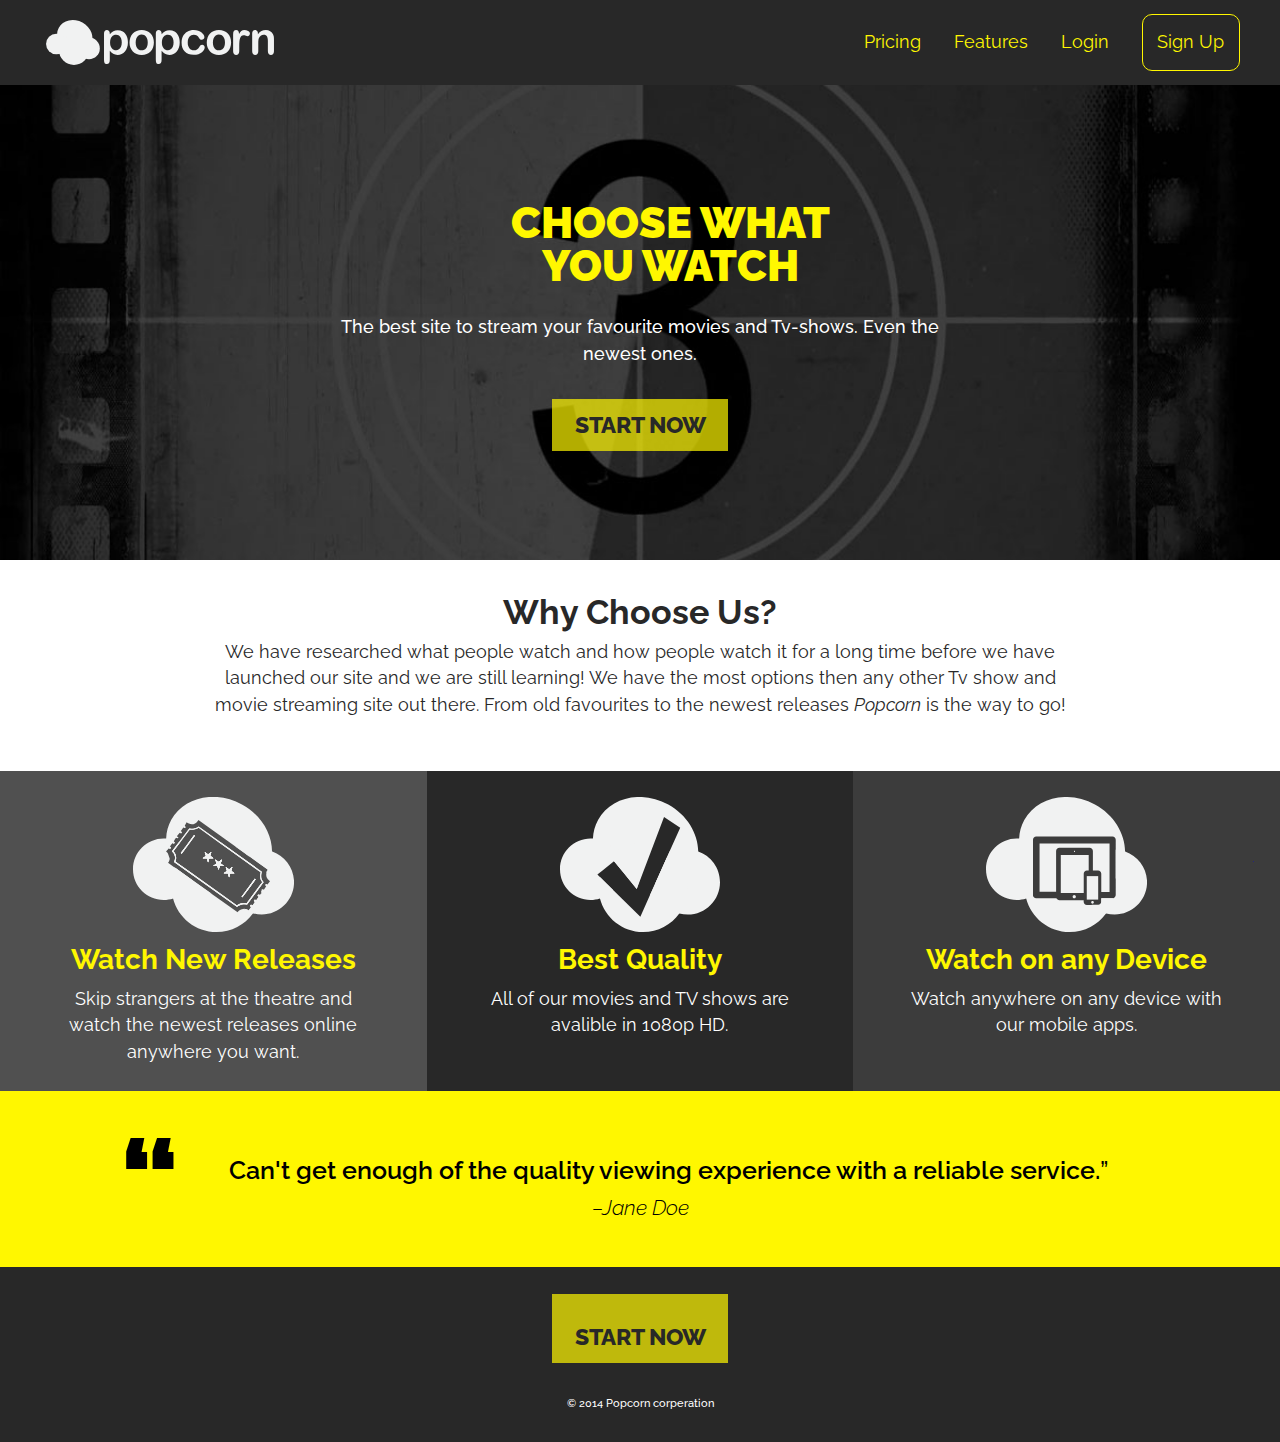
<file: index.html>
<!DOCTYPE html>
<html lang="en-ca">
<head>
    <meta charset="utf-8">
    <title>Popcorn</title>
    <link href="css/main.css" rel="stylesheet">
    <meta name="viewport" content="width=device-width,initial-scale=1">
    <link href="css/main.css" rel="stylesheet">
 	<link href="css/grids.css" rel="stylesheet">
 	<link href="css/type.css" rel="stylesheet">
 	<link href='http://fonts.googleapis.com/css?family=Raleway:500,600,800,700,100,900,400,200,300' rel='stylesheet' type='text/css'>
</head>
<body>

<header role="banner" class="head">
  <div class="grid grid-middle">
    <div class="gutter pad-t-1-2 pad-b-1-2 unit unit-s-1 unit-m-1-3 unit-l-1-4">
	    <a href="index.html"><img class="logo" src="images/logo.svg" alt=""></a>
	    <a href="#nav" class="nav-btn" data-state="inactive">Navigate</a>
  	</div>
    <div class="unit unit-s-1 unit-m-2-3 unit-l-3-4">
      <nav role="navigation" class="nav">
        <ul>
          <li><a href="pricing.html">Pricing</a></li>
          <li><a href="#features">Features</a></li>
          <li><a href="form.html">Login</a></li>
          <li><a class="sign-up" href="form.html">Sign Up</a></li>
        </ul>
      </nav>
    </div>
  </div>
</header>

<div class="billboard grid grid-middle">
	<div class="gutter title-block pad-top-double unit unit-s-1 unit-m-1 unit-l-1">
		<h1 class="title peta">CHOOSE WHAT<br>YOU WATCH</h1>
		<p class="subhead kilo push-none">The best site to stream your favourite movies and Tv-shows. Even the newest ones.</p>
	</div>
	<div class="button middle unit unit-s-1 unit-m-1 unit-l-1">
		<a type="submit" class="button-text" href="pricing.html">START NOW</a>
	</div>
</div>

<main role="main">
	<div class="why island">
		<h2 class="tera push-none">Why Choose Us?</h2>
		<p class="why-us-para">We have researched what people watch and how people watch it for a long time before we have launched our site and we are still learning! We have the most options then any other Tv show and movie streaming site out there. From old favourites to the newest releases <em>Popcorn</em> is the way to go!</p>
	</div>
	<div class="grid icon-back">
		<div id="features" class="pad-top gutter-2 box-1 unit unit-s-1 unit-m-1-2 unit-l-1-3">
			<img class="icons" src="images/new-releases.svg" alt="">
			<h4 class="why-title push-none">Watch New Releases</h4>
			<p class="why-copy">Skip strangers at the theatre and watch the newest releases online anywhere you want.</p>
		</div>
		<div  class="pad-top gutter-2 box-2 unit unit-s-1 unit-m-1-2 unit-l-1-3">
			<img class="icons" src="images/best-quality.svg" alt="">
			<h4 class="why-title push-none">Best Quality</h4>
			<p class="why-copy">All of our movies and TV shows are avalible in 1080p HD.</p>
		</div>
		<div  class="pad-top gutter-2 box-3 unit unit-s-1 unit-m-1-2 unit-l-1-3">
			<img class="icons" src="images/watch-any.svg" alt="">
			<h4 class="why-title push-none">Watch on any Device</h4>
			<p class="why-copy">Watch anywhere on any device with our mobile apps.</p>
		</div>
		<div class="island-2 quote unit unit-s-1 unit-m-1-2 unit-l-1">
			<blockquote>
	            <p class="quote-marks push-none">Can't get enough of the quality viewing experience with a reliable service.</p>
	            <p class="push-none author"><i>–Jane Doe</i></p>
	        </blockquote>
		</div>
	</div>
</main>

<footer class="foot">
<div class="grid pad-top">
	<div class="button-bottom middle unit unit-s-1 unit-m-1 unit-l-1">
		<a type="submit" class="button-text" href="pricing.html">START NOW</a>
	</div>
	<div role="contentinfo" class="gutter pad-top copyright unit unit-s-1 unit-m-1 unit-l-1"> 
		<p class="micro middle">© 2014 Popcorn corperation</p>
	</div>
 </div>
 </footer>

</body>
</html>
</file>
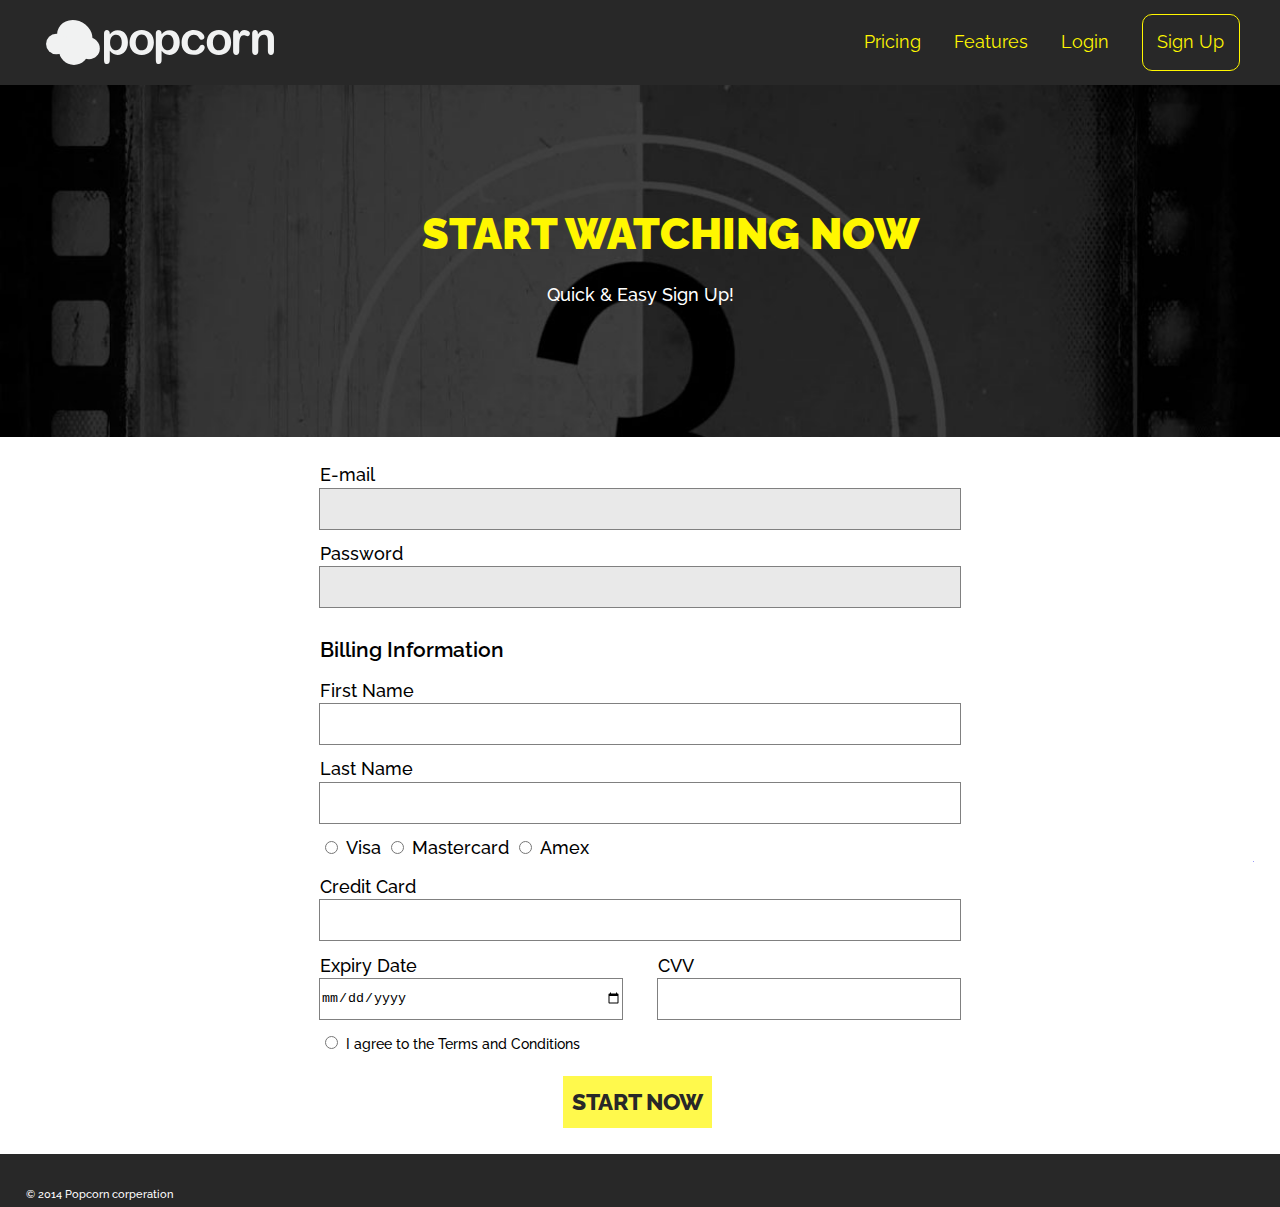
<file: form.html>
<!DOCTYPE html>
<html lang="en-ca">
<head>
    <meta charset="utf-8">
    <title>Popcorn</title>
    <link href="css/main.css" rel="stylesheet">
    <meta name="viewport" content="width=device-width,initial-scale=1">
    <link href="css/main.css" rel="stylesheet">
 	<link href="css/grids.css" rel="stylesheet">
 	<link href="css/type.css" rel="stylesheet">
 	<link href='http://fonts.googleapis.com/css?family=Raleway:500,600,800,700,100,900,400,200,300' rel='stylesheet' type='text/css'>
</head>
<body>


<header class="head">
  <div class="grid grid-middle">
    <div class="gutter pad-t-1-2 pad-b-1-2 unit unit-s-1 unit-m-1-3 unit-l-1-4">
      <a href="index.html"><img class="logo" src="images/logo.svg" alt=""></a>
      <a href="#nav" class="nav-btn" data-state="inactive">Navigate</a>
    </div>
    <div class="unit unit-s-1 unit-m-2-3 unit-l-3-4">
      <nav role="navigation" class="nav">
        <ul>
          <li><a href="pricing.html">Pricing</a></li>
          <li><a href="index.html#features">Features</a></li>
          <li><a href="form.html">Login</a></li>
          <li><a class="sign-up" href="form.html">Sign Up</a></li>
        </ul>
      </nav>
    </div>
  </div>
</header>


<div role="banner" class="billboard-form grid grid-middle">
  <div class="gutter title-block unit unit-s-1 unit-m-1 unit-l-1">
    <h1 class="title peta">START WATCHING NOW</h1>
    <p class="subhead kilo push-none">Quick & Easy Sign Up!</p>
  </div>
</div>

<main role="main">
  <form class="grid pad-t-1-2 pad-b"action="thanks.html" method="post">
    <div class="side-form unit unit-s-1 unit-m-1 unit-l-1">

      <div> 
        <label class="form-title" for="email">E-mail</label>
        <input class="wid e-p" type="email" id="email">
      </div>

      <div class="unit unit-s-1 unit-m-1 unit-l-1"> 
        <label class="form-title" for="password">Password</label>
        <input class="wid e-p" type="password" id="password">
      </div>
    
      <div class="pad-top unit unit-s-1 unit-m-1 unit-l-1">
        <p class="push-none form-bill">Billing Information</p>
      </div>

      <div class="unit unit-s-1 unit-m-1 unit-l-1">
        <label class="form-title" for="fname">First Name</label>
        <input class="wid" id="fname">
      </div>

      <div class="unit unit-s-1 unit-m-1 unit-l-1">
        <label class="form-title" for="lname">Last Name</label>
        <input class="wid" id="lname">
      </div>

      <div class="unit unit-s-1 unit-m-1 unit-l-1">
        <span class="terms">
          <input type="radio" id="card-type" name="card-type">
          <label class="form-title" for="visa">Visa</label>
        </span>
        <span class="terms">
          <input type="radio" id="card-type" name="card-type">
          <label class="form-title" for="mastercard">Mastercard</label>
        </span>
        <span class="terms">
          <input type="radio" id="card-type" name="card-type">
          <label class="form-title" for="amex">Amex</label>
        </span>
      </div>

      <div class="unit unit-s-1 unit-m-1 unit-l-1">
        <label class="form-title" for="c/c">Credit Card</label>
        <input class="wid" id="c/c">
      </div>

      <div class="grid">
        <div class="half-form-ex unit unit-s-1-2 unit-m-1-2 unit-l-1-2">
          <label class="form-title" for="expire-date">Expiry Date</label>
          <input class="wid" id="expire-date" type="date">
        </div>

        <div class="half-form-cvv unit unit-s-1-2 unit-m-1-2 unit-l-1-2">
          <label class="form-title" for="cvv">CVV</label>
          <input class="wid" id="cvv">
        </div>

        <div>
          <span class="terms unit unit-s-1 unit-m-1 unit-l-1">
            <input type="radio" id="agree" name="terms-of-service">
            <label class="form-title milli" for="agree">I agree to the Terms and Conditions</label>
          </span>
        </div>

        <div class="button-form-holder">
        <div class="button-form middle unit unit-s-1 unit-m-1 unit-l-1">
          <a type="submit" class="button-text" href="thanks.html">START NOW</a>
        </div>
        </div>

      </div>
    </div>
  </form>
</main>

<footer class="foot">
  <div class="grid">
    <div role="contentinfo"  class="gutter pad-top copyright unit unit-s-1 unit-m-1-2 unit-l-1-2"> 
        <p class="micro push-none">© 2014 Popcorn corperation</p>
    </div>
  </div>
</footer>

</body>
</html>
</file>
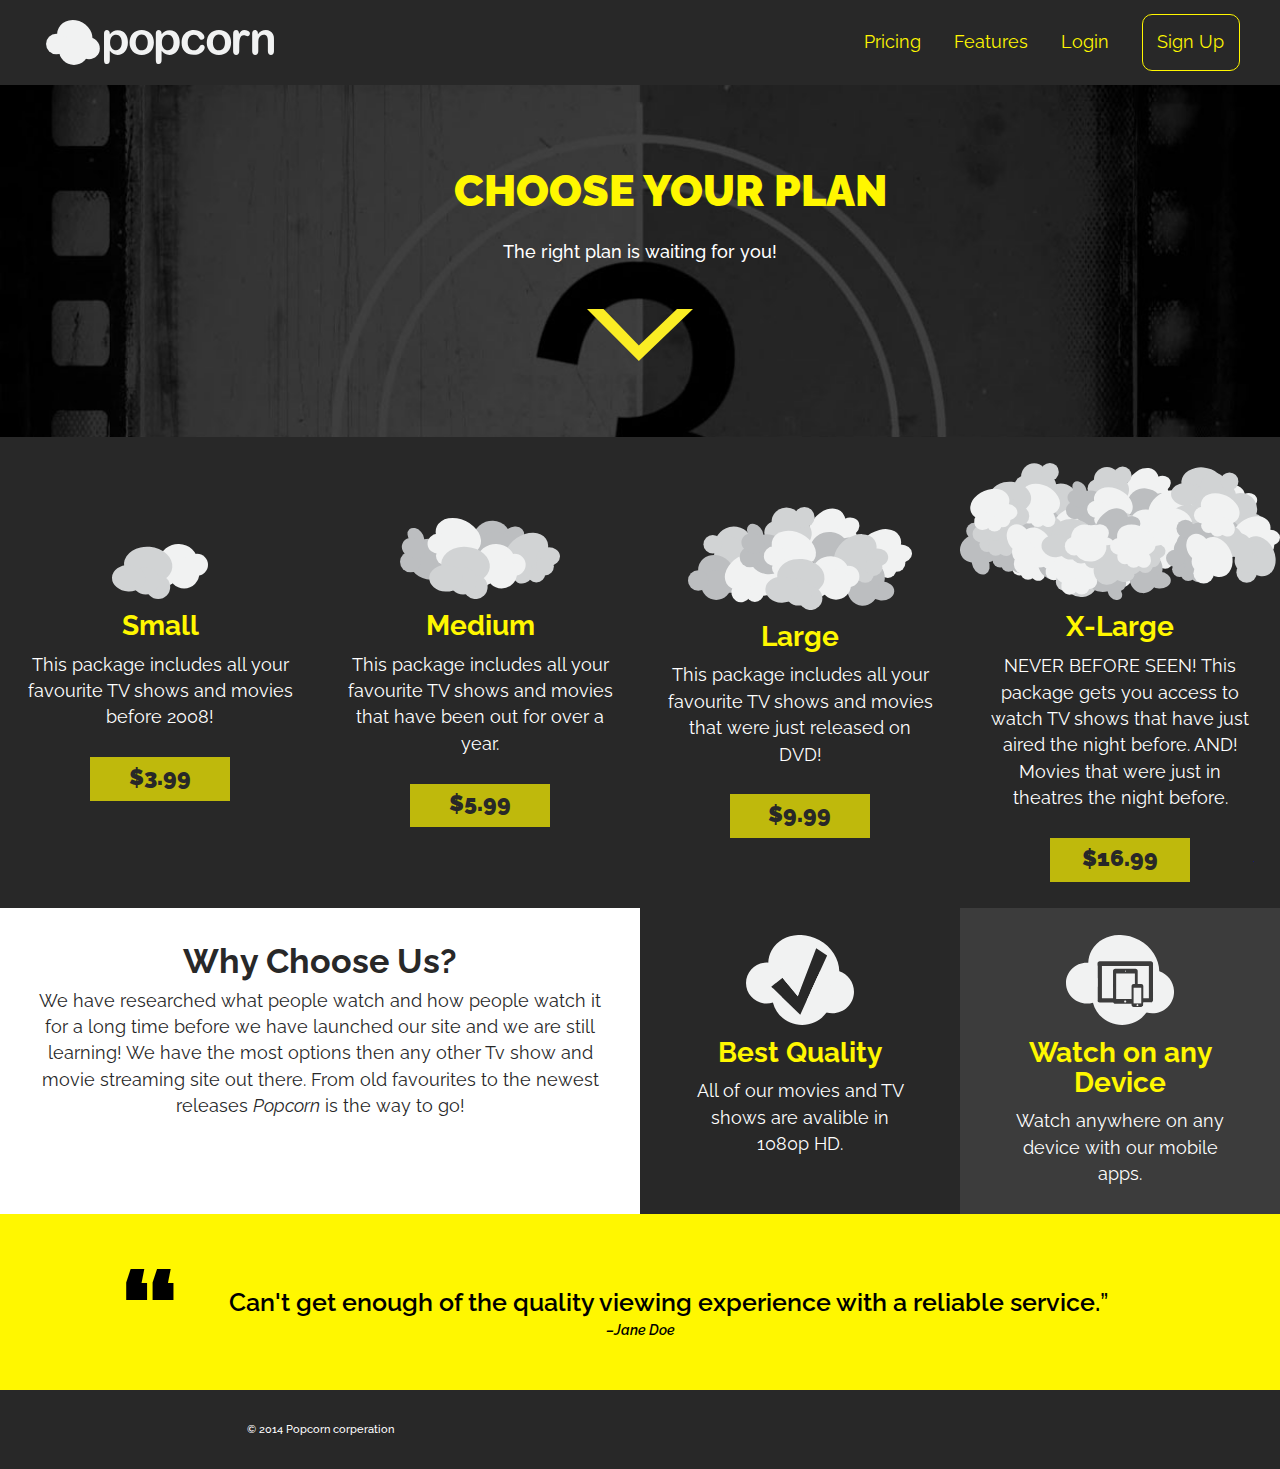
<file: pricing.html>
<!DOCTYPE html>
<html lang="en-ca">
<head>
    <meta charset="utf-8">
    <title>Popcorn</title>
    <link href="css/main.css" rel="stylesheet">
    <meta name="viewport" content="width=device-width,initial-scale=1">
    <link href="css/main.css" rel="stylesheet">
 	<link href="css/grids.css" rel="stylesheet">
 	<link href="css/type.css" rel="stylesheet">
 	<link href='http://fonts.googleapis.com/css?family=Raleway:500,600,800,700,100,900,400,200,300' rel='stylesheet' type='text/css'>
</head>
<body>

<header class="head">
  <div class="grid grid-middle">
    <div class="gutter pad-t-1-2 pad-b-1-2 unit unit-s-1 unit-m-1-3 unit-l-1-4">
      <a href="index.html"><img class="logo" src="images/logo.svg" alt=""></a>
      <a href="#nav" class="nav-btn" data-state="inactive">Navigate</a>
    </div>
    <div class="unit unit-s-1 unit-m-2-3 unit-l-3-4">
      <nav role="navigation" class="nav">
        <ul>
          <li><a href="pricing.html">Pricing</a></li>
          <li><a href="index.html#features">Features</a></li>
          <li><a href="form.html">Login</a></li>
          <li><a class="sign-up" href="form.html">Sign Up</a></li>
        </ul>
      </nav>
    </div>
  </div>
</header>

<div role="banner" class="billboard-pricing grid grid-middle">
  <div class="gutter title-block pad-top unit unit-s-1 unit-m-1 unit-l-1">
    <h1 class="title peta push-top-none">CHOOSE YOUR PLAN</h1>
    <p class="subhead kilo">The right plan is waiting for you!</p>
    <img class="arrow" src="images/arrow.svg" href="">
  </div>
</div>

<main role="main">
  <div class="grid grid-middle pad-bottom back">
    <div class="unit unit-s-1 unit-m-1-2 unit-l-1-4">  
      <div class="popcorn-s">
        <div>
          <img class="pad-top" src="images/small.svg" href="">
        </div>
      </div>
      <div class="price-box gutter">
          <h4 class="price-title push-none">Small</h4>
          <p class="price-copy">This package includes all your favourite TV shows and movies before 2008!</p>  
        <div class="button-price" >
          <a type="submit" class="button-text-price" href="form.html">$3.99</a> 
        </div> 
      </div>
    </div>

    <div class="unit unit-s-1 unit-m-1-2 unit-l-1-4">
      <div class="popcorn-m">
      <div>
        <img class="pad-top" src="images/medium.svg" href="">
      </div>
      </div>
      <div class="price-box gutter">
          <h4 class="price-title push-none">Medium</h4>
          <p class="price-copy">This package includes all your favourite TV shows and movies that have been out for over a year.</p> 
        <div class="button-price" >
          <a type="submit" class="button-text-price" href="form.html">$5.99</a> 
        </div>   
      </div>
    </div>

    <div class="unit unit-s-1 unit-m-1-2 unit-l-1-4">
      <div class="popcorn-l">
        <div>
         <img class="pad-top" src="images/large.svg" href="">
        </div>
      </div>
      <div class="price-box gutter">
          <h4 class="price-title push-none">Large</h4>
          <p class="price-copy">This package includes all your favourite TV shows and movies that were just released on DVD!</p>     
        <div class="button-price" >
          <a type="submit" class="button-text-price" href="form.html">$9.99</a> 
        </div> 
      </div>
    </div>

    <div class="unit unit-s-1 unit-m-1-2 unit-l-1-4">
      <div class="popcorn-xl">
        <div>
          <img class="pad-top" src="images/x-large.svg" href="">
        </div>
      </div>
      <div class="price-box gutter">
          <h4 class="price-title push-none">X-Large</h4>
          <p class="price-copy">NEVER BEFORE SEEN! This package gets you access to watch TV shows that have just aired the night before. AND! Movies that were just in theatres the night before.</p>       
        <div class="button-price" >
          <a type="submit" class="button-text-price" href="form.html">$16.99</a> 
        </div> 
      </div>
    </div>
  </div>

  <div class="grid icon-back">
    <div class="why island unit unit-s-1 unit-m-1 unit-l-1-2">
      <h2 class="tera push-none">Why Choose Us?</h2>
      <p>We have researched what people watch and how people watch it for a long time before we have launched our site and we are still learning! We have the most options then any other Tv show and movie streaming site out there. From old favourites to the newest releases <em>Popcorn</em> is the way to go!</p>
    </div>
    <div  class="pad-top gutter-2 box-2 unit unit-s-1 unit-m-1-2 unit-l-1-4">
      <img class="icons" src="images/best-quality.svg" alt="">
      <h4 class="why-title push-none">Best Quality</h4>
      <p class="why-copy">All of our movies and TV shows are avalible in 1080p HD.</p>
    </div>
    <div  class="pad-top gutter-2 box-4 unit unit-s-1 unit-m-1-2 unit-l-1-4">
      <img class="icons" src="images/watch-any.svg" alt="">
      <h4 class="why-title push-none">Watch on any Device</h4>
      <p class="why-copy">Watch anywhere on any device with our mobile apps.</p>
    </div>
    <div class="island-2 quote unit unit-s-1 unit-m-1 unit-l-1">
      <blockquote>
        <p class="quote-marks push-none">Can't get enough of the quality viewing experience with a reliable service.</p>
        <p class="push-none milli"><i>–Jane Doe</i></p>
      </blockquote>
    </div>
  </div>
</main>

<footer class="foot">
  <div class="grid">
    <div role="contentinfo" class="gutter pad-top copyright unit unit-s-1 unit-m-1-2 unit-l-1-2"> 
        <p class="micro middle">© 2014 Popcorn corperation</p>
    </div>
  </div>
</footer>
 
</body>
</html>
</file>
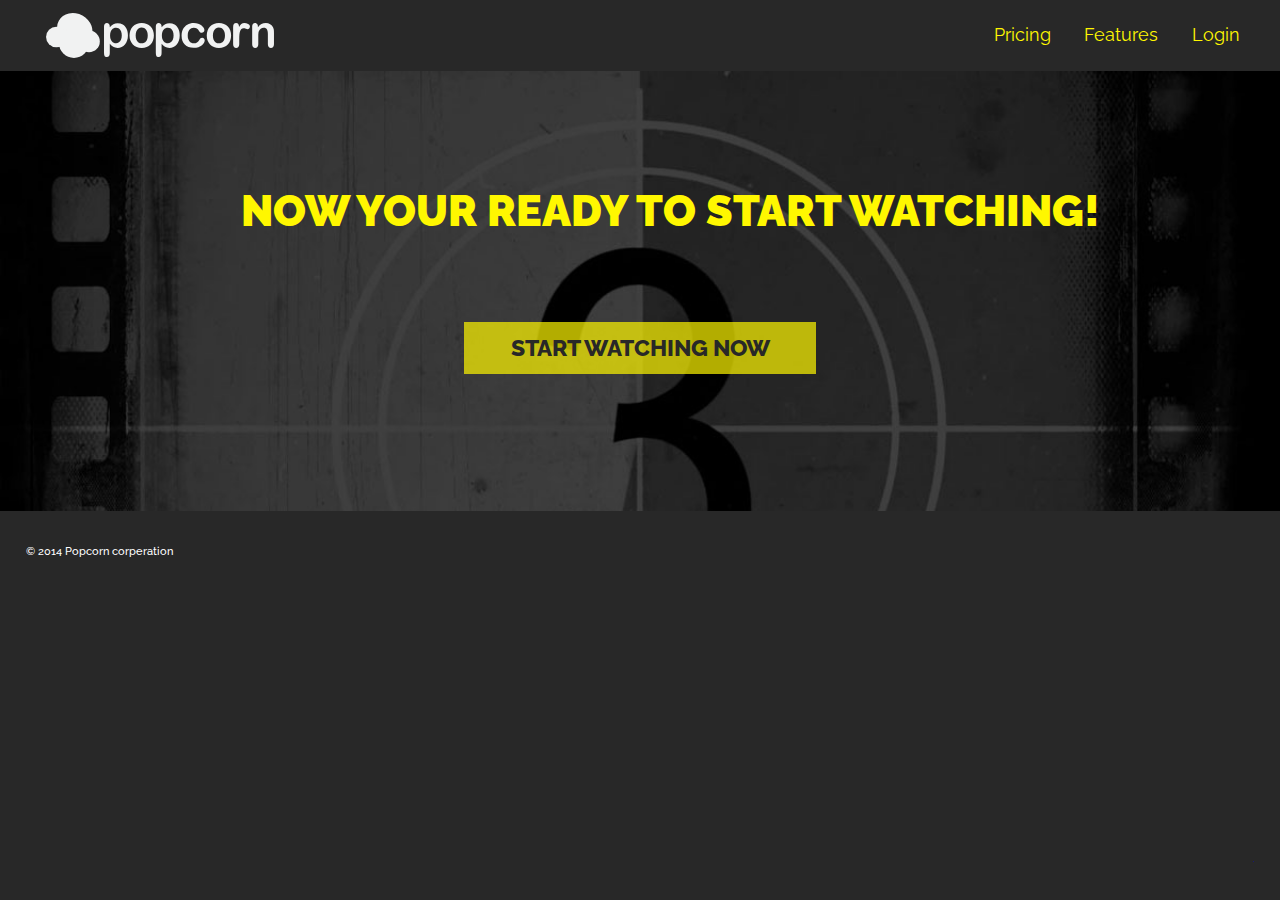
<file: thanks.html>
<!DOCTYPE html>
<html lang="en-ca">
<head>
    <meta charset="utf-8">
    <title>Popcorn</title>
    <link href="css/main.css" rel="stylesheet">
    <meta name="viewport" content="width=device-width,initial-scale=1">
    <link href="css/main.css" rel="stylesheet">
 	<link href="css/grids.css" rel="stylesheet">
 	<link href="css/type.css" rel="stylesheet">
 	<link href='http://fonts.googleapis.com/css?family=Raleway:500,600,800,700,100,900,400,200,300' rel='stylesheet' type='text/css'>
</head>
<body class="thanks-back">


<header class="head">
  <div class="grid grid-middle">
    <div class="gutter pad-t-1-2 pad-b-1-2 unit unit-s-1 unit-m-1-3 unit-l-1-4">
      <a href="index.html"><img class="logo" src="images/logo.svg" alt=""></a>
      <a href="#nav" class="nav-btn" data-state="inactive">Navigate</a>
    </div>
    <div class="unit unit-s-1 unit-m-2-3 unit-l-3-4">
      <nav role="navigation" class="nav">
        <ul>
          <li><a href="pricing.html">Pricing</a></li>
          <li><a href="index.html#features">Features</a></li>
          <li><a href="form.html">Login</a></li>
        </ul>
      </nav>
    </div>
  </div>
</header>

<div role="banner" class="billboard-thanks grid grid-middle">
  <div class="gutter title-block pad-top unit unit-s-1 unit-m-1 unit-l-1">
    <h1 class="title peta push-top-none push-none">NOW YOUR READY TO START WATCHING!</h1>
  </div>
  <div class="button-thanks overlay middle unit unit-s-1 unit-m-1 unit-l-1">
    <a type="submit" class="button-text" href="index.html">START WATCHING NOW</a>
  </div>
</div>

<footer class="foot">
  <div class="grid">
    <div role="contentinfo" class="gutter pad-top copyright unit unit-s-1 unit-m-1-2 unit-l-1-2"> 
        <p class="micro push-none">© 2014 Popcorn corperation</p>
    </div>
  </div>
</footer>

</body>
</html>
</file>
<file: css/main.css>
@-moz-viewport { width: device-width; scale: 1; }
@-ms-viewport { width: device-width; scale: 1; }
@-o-viewport { width: device-width; scale: 1; }
@-webkit-viewport { width: device-width; scale: 1; }
@viewport { width: device-width; scale: 1; }

html {
  margin: 0;
  padding: 0;
  box-sizing: border-box;

  font: normal 100%/1.5 sans-serif;
  -moz-text-size-adjust: 100%;
  -ms-text-size-adjust: 100%;
  -webkit-text-size-adjust: 100%;
  text-size-adjust: 100%;
}

@media only screen and (min-width: 60em) {

  html {
    font-size: 110%;
  }

}

@media only screen and (min-width: 90em) {

   html {
    font-size: 120%;
  }

}

@media only screen and (min-width: 120em) {

   html {
    font-size: 130%;
  }
}

*, *:before, *:after {
    box-sizing: inherit;
}

body {
    margin: 0;
    padding: 0;
}

img {
    display: block;
    width: 100%;
}

a:focus {
	outline: 3px solid rgb(40,40,40);
}

.push-top-none {
  margin-top: 0;
}

.head {
    background-color: rgba(40,40,40,1);
    overflow: hidden;
}

.logo {
	margin-right: auto;
	margin-left: auto;
	width: 40%;
}

.nav-btn,
.nav-btn:link,
.nav-btn:visited {
	bottom: 1%;
	height: 50px;
	overflow: hidden;
	position: absolute;
	right: 1.5em;
	width: 46px;
	text-indent: 100%;
	white-space: nowrap;
}

.nav > ul {
	margin: 0;
	padding: 0;
	list-style-type: none;
	text-align: center;
}

.nav li {
	display: inline-block;
}

.nav a,
.nav a:link,
.nav a:visited {
	display: block;
	padding: .2rem;
	color: rgba(255,247,0,1);
	text-decoration: none;
}

.nav a:hover,
.nav a:focus,
.nav a:active {
	background-color: rgba(255,247,0,1);
	color: rgba(40,40,40,1);
}

.sign-up {
	border: solid 1px;
	margin: .8rem;
	border-radius: 10px;
}

.billboard {
	background-color: rgba(255,247,0,1);	
	background-image: url(../images/banner.jpg);
	background-position: center center;
	width: 100%;
	background-size: 120%;
	overflow: hidden;
	height: 30rem;
}

.billboard-pricing {
	background-color: rgba(255,247,0,1);	
	background-image: url(../images/banner.jpg);
	width: 100%;
	background-size: 120%;
	overflow: hidden;
	height: 20rem;
}

.billboard-thanks {
	background-color: rgba(255,247,0,1);	
	background-image: url(../images/banner.jpg);
	width: 100%;
	background-size: 100%;
	overflow: hidden;
	height: 25rem;
}

.billboard-form {
	background-color: rgba(255,247,0,1);	
	background-image: url(../images/banner.jpg);
	width: 100%;
	background-size: 120%;
	overflow: hidden;
	height: 20rem;
}

.title-block {
	text-align: center;
}

.title {
	font-weight: 900;
	color: rgba(255,247,0,1);
	text-transform: uppercase;
}

.subhead {
	font-weight: 500;
	color: white;
}

.button {
	color: rgba(40,40,40,1);
	background-color: rgba(255,247,0,0.7);
	font-weight: 800;
	padding: .5em;
	max-width: 10rem;
	margin: -8em auto 0 auto;
}

.button-thanks {
	color: rgba(40,40,40,1);
	background-color: rgba(255,247,0,0.7);
	font-weight: 800;
	padding: .5em;
	max-width: 20rem;
	margin: -8em auto 0 auto;
}

.button-price {
	color: rgba(40,40,40,1);
	border: none;
	background-color: rgba(255,247,0,0.7);
	font-weight: 800;
	padding: .5em;
	max-width: 8rem;
	margin-right: auto;
	margin-left: auto;
}

.button-bottom {
	color: rgba(40,40,40,1);
	background-color: rgba(255,247,0,0.7);
	font-weight: 800;
	padding: .5em;
	max-width: 10rem;
	margin: 0 auto;
}

.button-form-holder {
	position: absolute;
	bottom: 0;
	left: 38%;
}

.button-form {
	color: rgba(40,40,40,1);
	border: none;
	background-color: rgba(255,247,0,0.7);
	font-weight: 800;
	padding: .5rem;
	width: 8rem;
	text-align: center;
}

.div-size {
	max-height: 2em;
}

.button-bottom {
	padding-top: 1.5rem;
}

.button-text {
	text-decoration: none;
	color: rgb(40,40,40);
	font-weight: 800;
	font-size: 1.3rem;
	text-align: center;
}

.button-text-price {
	text-decoration: none;
	color: rgb(40,40,40);
	font-weight: 900;
	font-size: 1.3rem;
	text-align: center;
	line-height: 1.3rem;
}

.button:hover {
	background-color: rgba(255,247,0,1);
	cursor: pointer;
	color: #fff;
}

.button-form:hover {
	background-color: rgba(255,247,0,1);
	cursor: pointer;
	color: #fff;
}

.button:hover {
	background-color: rgba(255,247,0,1);
	cursor: pointer;
	color: #fff;
}
.button-form:hover {
	background-color: rgba(255,247,0,1);
	cursor: pointer;
	color: #fff;
}

.middle {
	text-align: center;
}

.why {
	background-color: white;
	text-align: center;
	color: rgba(40,40,40,1);
}

.icon-back {
	background-color: rgba(40,40,40,1);
	text-align: center;
}

.box-1 {
	text-align: center;
	background-color: rgba(40,40,40,1);
}

.box-2 {
	text-align: center;
	background-color: rgba(40,40,40,1);
}

.box-3 {
	text-align: center;
	background-color: rgba(40,40,40,1);
}

.icons {
	margin-right: auto;
	margin-left: auto;
	width: 50%;
	padding-bottom: .75rem;
}

.why-title {
	color: rgba(255,247,0,1);
	line-height: 1.7rem;
}

.why-copy {
	padding-top: .6rem;
	color: white;
}

.quote blockquote {
	position: absolute;
	width: 80%;
	left: 50%;
	top: 50%;
	-webkit-transform: translate(-50%,-50%);
	transform: translate(-50%,-50%);
}

.quote {
	line-height: 1.2rem;
	text-align: center;
	background-color: rgba(255,247,0,1);
	color: black;
	font-weight: 600;
	position: relative;
	height: 10rem;
}

.quote-marks:before {
		position: relative;
		font-weight: 900;
		right: 5%;
		top: 2rem;
	    content: "“";
	    font-size: 6rem;
}

.quote-marks:after {
	    content: "”";
	    font-weight: 500;
}

.author {
	font-weight: 300;
	font-size: .75rem;
	line-height: 1.5rem;
}

.foot {
	background-color: rgba(40,40,40,1);
}

.copyright {
	color: white;
	font-weight: 500;
}

.arrow {
	width: 4rem;
	padding-top: 1rem;
	padding-bottom: 1rem;
	margin-right: auto;
	margin-left: auto;
}

.popcorn-s {
	width: 30%;
	margin-left: auto;
	margin-right: auto;
}

.popcorn-m {
	width: 50%;
	margin-left: auto;
	margin-right: auto;
}

.popcorn-l {
	width: 70%;
	margin-left: auto;
	margin-right: auto;
}

.popcorn-xl {
	width: 100%;
	margin-left: auto;
	margin-right: auto;
}

.price-box {
	text-align: center;
}

.price-title {
	position: relative;
	z-index: 200;
	color: rgba(255,247,0,1);
}

.price-copy {
	position: relative;
	background-color: rgba(40,40,40,0.5);
	color: white;
	z-index: 200;
}

.price-button {
	width: 8rem;
	margin-bottom: 1.5rem;
}

.side-form {
	position: relative;
	margin-right: 10%;
	margin-left: 10%;
	padding-bottom: 4em;
}

.form-title {
	  font-weight: 500;
	  padding-top: .7rem;
}

.wid {
  width: 100%;
  height: 3em;
  outline: solid 1px grey;
  border-style: none;
}

.wid:focus {
	outline: 3px solid rgba(255,247,0,1);
}

.e-p {
	background-color: rgba(40,40,40,.1);
}

.form-bill {
	font-weight: 600;
	font-size: 1.2rem;
}

.half-form-ex {
	padding-right: 1rem;
}

.half-form-cvv {
	padding-left: 1rem;
}

.terms {
	white-space: nowrap;
}

input + label {
  display: inline-block;
}

input:hover
input:active {
  border-color: #2F4F4F; 
}

label {
  display: block;
}

.thanks-back {
	background-color: rgba(40,40,40,1);
}

@media only screen and (min-width: 38em) {

	.logo {
		width: 70%;
	}

	.nav > ul {
		margin-right: 1.5rem;
		text-align: right;
	}

	.nav a,
	.nav a:link,
	.nav a:visited {
		padding: .5rem;
	}

	.billboard {
		background-size: 100%;
		height: 27rem;
	}

	.billboard-pricing {
		background-size: 100%;
		height: 20rem;
	}

	.billboard-form {
		background-size: 100%;
		height: 20rem;
	}

	.title {
		font-size: 3.5rem;
		line-height: 3.5rem;
	}

	.subhead {
		padding-left: 15%;
		padding-right: 15%;
	}

	.back {
		background-color: rgba(40,40,40,1);
	}

	.box-1 {
		text-align: center;
		background-color: rgba(80,80,80,1);
	}

	.box-2 {
		text-align: center;
		background-color: rgba(40,40,40,1);
	}

	.box-3 {
		text-align: center;
		background-color: rgba(60,60,60,1);
	}

	.box-4 {
		text-align: center;
		background-color: rgba(60, 60, 60, 1);
	}

	.why-us-para {
		padding-left: 10%;
		padding-right: 10%;
	}

	.quote {
		font-size: 1.2rem;
		line-height: 1.4rem;
		height: auto;
	}

	.author {
		font-size: 1rem;
		line-height: 1.8rem;
	}

	.arrow {
		width: 5rem;
	}

	.side-form {
		margin-right: 20%;
		margin-left: 20%;
	}

}

@media only screen and (min-width: 60em) {

	.logo {
		width: 85%;
	}

	.nav a,
	.nav a:link,
	.nav a:visited {
		padding: .8rem;
	}

	.title {
		font-size: 4.5rem;
		line-height: 4.5rem;
		padding-left: 5%;
	}

	.subhead {
		padding-left: 25%;
		padding-right: 25%
	}

	.box-1 {
		text-align: center;
		background-color: rgba(80,80,80,1);
	}

	.box-2 {
		text-align: center;
		background-color: rgba(40,40,40,1);
	}

	.box-3 {
		text-align: center;
		background-color: rgba(60,60,60,1);
	}

	.why-us-para {
		padding-left: 15%;
		padding-right: 15%;
	}

	.quote {
		font-size: 1.4rem;
		line-height: 1.6rem;
		height: 10rem;
	}

	.author {
		font-size: 1.2rem;
		line-height: 2.5rem;
	}

	.arrow {
		width: 6rem;
	}

	.side-form {
		margin-right: 25%;
		margin-left: 25%;
	}

}
</file>
<file: css/grids.css>
.grid {
  margin: 0;
  padding: 0;
  letter-spacing: -0.31em;
  text-rendering: optimizespeed;
  display: -webkit-flex;
  -webkit-flex-flow: row wrap;
  display: -ms-flexbox;
  -ms-flex-flow: row wrap;
  display: flex;
  flex-flow: row wrap;
}

.grid-bottom {
  -webkit-align-items: flex-end;
  -ms-align-items: flex-end;
  align-items: flex-end;
}

.grid-middle {
  -webkit-align-items: center;
  -ms-align-items: center;
  align-items: center;
}

.grid-stretch {
  -webkit-align-items: stretch;
  -ms-align-items: stretch;
  align-items: stretch;
}

.opera-only :-o-prefocus, .grid {
  word-spacing: -0.43em;
}

.unit {
  letter-spacing: normal;
  text-rendering: auto;
  vertical-align: top;
  word-spacing: normal;
  display: inline-block;
  visibility: visible;
}

.grid-bottom .unit {
  vertical-align: bottom;
}

.grid-middle .unit {
  vertical-align: middle;
}

.unit[class*="push-"],
.unit[class*="pull-"] {
  position: relative;
}

.unit-s-hidden {
  display: none;
  visibility: hidden;
}

.unit-s-centered {
  margin: 0 auto;
}

.unit-s-1, .s-1 {
  display: block;
  visibility: visible;
  width: 100%;
}

.unit-offset-s-0 {
  margin-left: 0;
}

.unit-push-s-0,
.unit-pull-s-0 {
  left: 0;
}

.unit-s-1-2, .s-1-2 {
  width: 50.0000%;
}

.unit-offset-s-1-2 {
  margin-left: 50.0000%;
}

.unit-push-s-1-2 {
  left: 50.0000%;
}

.unit-pull-s-1-2 {
  left: -50.0000%;
}

.unit-s-1-3, .s-1-3 {
  width: 33.3333%;
}

.unit-offset-s-1-3 {
  margin-left: 33.3333%;
}

.unit-push-s-1-3 {
  left: 33.3333%;
}

.unit-pull-s-1-3 {
  left: -33.3333%;
}

.unit-s-2-3, .s-2-3 {
  width: 66.6667%;
}

.unit-offset-s-2-3 {
  margin-left: 66.6667%;
}

.unit-push-s-2-3 {
  left: 66.6667%;
}

.unit-pull-s-2-3 {
  left: -66.6667%;
}

.unit-s-1-2,.s-1-2,.unit-s-1-3,.s-1-3,.unit-s-2-3,.s-2-3 {
  display: inline-block;
  visibility: visible;
}

@media only screen and (min-width: 38em) {

.unit-m-hidden {
  display: none;
  visibility: hidden;
}

.unit-m-centered {
  margin: 0 auto;
}

.unit-m-1, .m-1 {
  display: block;
  visibility: visible;
  width: 100%;
}

.unit-offset-m-0 {
  margin-left: 0;
}

.unit-push-m-0,
.unit-pull-m-0 {
  left: 0;
}

.unit-m-1-2, .m-1-2 {
  width: 50.0000%;
}

.unit-offset-m-1-2 {
  margin-left: 50.0000%;
}

.unit-push-m-1-2 {
  left: 50.0000%;
}

.unit-pull-m-1-2 {
  left: -50.0000%;
}

.unit-m-1-3, .m-1-3 {
  width: 33.3333%;
}

.unit-offset-m-1-3 {
  margin-left: 33.3333%;
}

.unit-push-m-1-3 {
  left: 33.3333%;
}

.unit-pull-m-1-3 {
  left: -33.3333%;
}

.unit-m-2-3, .m-2-3 {
  width: 66.6667%;
}

.unit-offset-m-2-3 {
  margin-left: 66.6667%;
}

.unit-push-m-2-3 {
  left: 66.6667%;
}

.unit-pull-m-2-3 {
  left: -66.6667%;
}

.unit-m-1-2,.m-1-2,.unit-m-1-3,.m-1-3,.unit-m-2-3,.m-2-3 {
  display: inline-block;
  visibility: visible;
}

}

@media only screen and (min-width: 60em) {

.unit-l-hidden {
  display: none;
  visibility: hidden;
}

.unit-l-centered {
  margin: 0 auto;
}

.unit-l-1, .l-1 {
  display: block;
  visibility: visible;
  width: 100%;
}

.unit-offset-l-0 {
  margin-left: 0;
}

.unit-push-l-0,
.unit-pull-l-0 {
  left: 0;
}

.unit-l-1-2, .l-1-2 {
  width: 50.0000%;
}

.unit-offset-l-1-2 {
  margin-left: 50.0000%;
}

.unit-push-l-1-2 {
  left: 50.0000%;
}

.unit-pull-l-1-2 {
  left: -50.0000%;
}

.unit-l-1-3, .l-1-3 {
  width: 33.3333%;
}

.unit-offset-l-1-3 {
  margin-left: 33.3333%;
}

.unit-push-l-1-3 {
  left: 33.3333%;
}

.unit-pull-l-1-3 {
  left: -33.3333%;
}

.unit-l-2-3, .l-2-3 {
  width: 66.6667%;
}

.unit-offset-l-2-3 {
  margin-left: 66.6667%;
}

.unit-push-l-2-3 {
  left: 66.6667%;
}

.unit-pull-l-2-3 {
  left: -66.6667%;
}

.unit-l-1-4, .l-1-4 {
  width: 25.0000%;
}

.unit-offset-l-1-4 {
  margin-left: 25.0000%;
}

.unit-push-l-1-4 {
  left: 25.0000%;
}

.unit-pull-l-1-4 {
  left: -25.0000%;
}

.unit-l-3-4, .l-3-4 {
  width: 75.0000%;
}

.unit-offset-l-3-4 {
  margin-left: 75.0000%;
}

.unit-push-l-3-4 {
  left: 75.0000%;
}

.unit-pull-l-3-4 {
  left: -75.0000%;
}

.unit-l-1-2,.l-1-2,.unit-l-1-3,.l-1-3,.unit-l-2-3,.l-2-3,.unit-l-1-4,.l-1-4,.unit-l-3-4,.l-3-4 {
  display: inline-block;
  visibility: visible;
}

}

.unit-content-distribute {
  display: -ms-flexbox;
  display: -webkit-flex;
  display: flex;
  -ms-flex-direction: column;
  -webkit-flex-direction: column;
  flex-direction: column;
  -ms-flex-pack: justify;
  -webkit-justify-content: space-between;
  justify-content: space-between;
  -ms-flex-align: center;
  -webkit-align-items: center;
  align-items: center;
}

.content-fill {
  -ms-flex-grow: 2;
  -webkit-flex-grow: 2;
  flex-grow: 2;
}

.content-shrink {
  -ms-align-self: center;
  -webkit-align-self: center;
  align-self: center;
}
</file>
<file: css/type.css>
html {
  font: 100%/1.5 'Raleway', sans-serif;
}

@media only screen and (min-width: 60em) {

  html {
    font-size: 110%;
  }

}

@media only screen and (min-width: 90em) {

  html {
    font-size: 120%;
  }

}

@media only screen and (min-width: 120em) {

  html {
    font-size: 130%;
  }

}

h1, h2, h3, h4, h5, h6,
p, ul, ol, dl, dd, figure,
blockquote, details, hr,
fieldset, pre, table {
  margin: 0 0 1.5rem;
}

.yotta {
  font-size: 4.7684rem;
  line-height: 1.2583;
}

.zetta {
  font-size: 3.8147rem;
  line-height: 1.1796;
}

h1, .exa {
  font-size: 3.0518rem;
  line-height: 1.2;
}

h2, .peta {
  font-size: 2.4414rem;
  line-height: 1;
}

h3, .tera {
  font-size: 1.9531rem;
  line-height: 1.5360;
}

h4, .giga {
  font-size: 1.5625rem;
  line-height: 1.9200;
}

h5, .mega {
  font-size: 1.2500rem;
  line-height: 1.2000;
}

h6, .kilo {
  font-size: 1.0000rem;
  line-height: 1.5000;
}

small, .milli {
  font-size: 0.8000rem;
  line-height: 1.8750;
}

.micro {
  font-size: 0.6400rem;
  line-height: 2.3438;
}

sub,
sup {
  font-size: 75%;
  line-height: 1px;
  position: relative;
  vertical-align: baseline;
}

sup {
  top: -0.5em;
}

sub {
  bottom: -0.25em;
}

.text-left {
  text-align: left;
}

.text-right {
  text-align: right;
}

.text-center {
  text-align: center;
}

.normal {
  font-weight: normal;
}

.bold {
  font-weight: bold;
}

.italic {
  font-style: italic;
}

.push {
  margin-bottom: 1.5rem;
}

.push-none, .push-0 {
  margin-bottom: 0;
}

.push-double, .push-2 {
  margin-bottom: 3.0000rem;
}

.push-half, .push-1-2 {
  margin-bottom: 0.7500rem;
}

.pad-top, .pad-t {
  padding-top: 1.5rem;
}

.pad-bottom, .pad-b {
  padding-bottom: 1.5rem;
}

.pad-top-double, .pad-t-2 {
  padding-top: 3.0000rem;
}

.pad-bottom-double, .pad-b-2 {
  padding-bottom: 3.0000rem;
}

.pad-top-half, .pad-t-1-2 {
  padding-top: 0.7500rem;
}

.pad-bottom-half, .pad-b-1-2 {
  padding-bottom: 0.7500rem;
}

.island {
  padding: 1.5rem;
}

.island-half, .island-1-2 {
  padding: 0.7500rem;
}

.island-double, .island-2 {
  padding: 3.0000rem;
}

.gutter {
  padding-left: 1.5rem;
  padding-right: 1.5rem;
}

.gutter-half, .gutter-1-2 {
  padding-left: 0.7500rem;
  padding-right: 0.7500rem;
}

.gutter-double, .gutter-2 {
  padding-left: 3.0000rem;
  padding-right: 3.0000rem;
}
</file>
